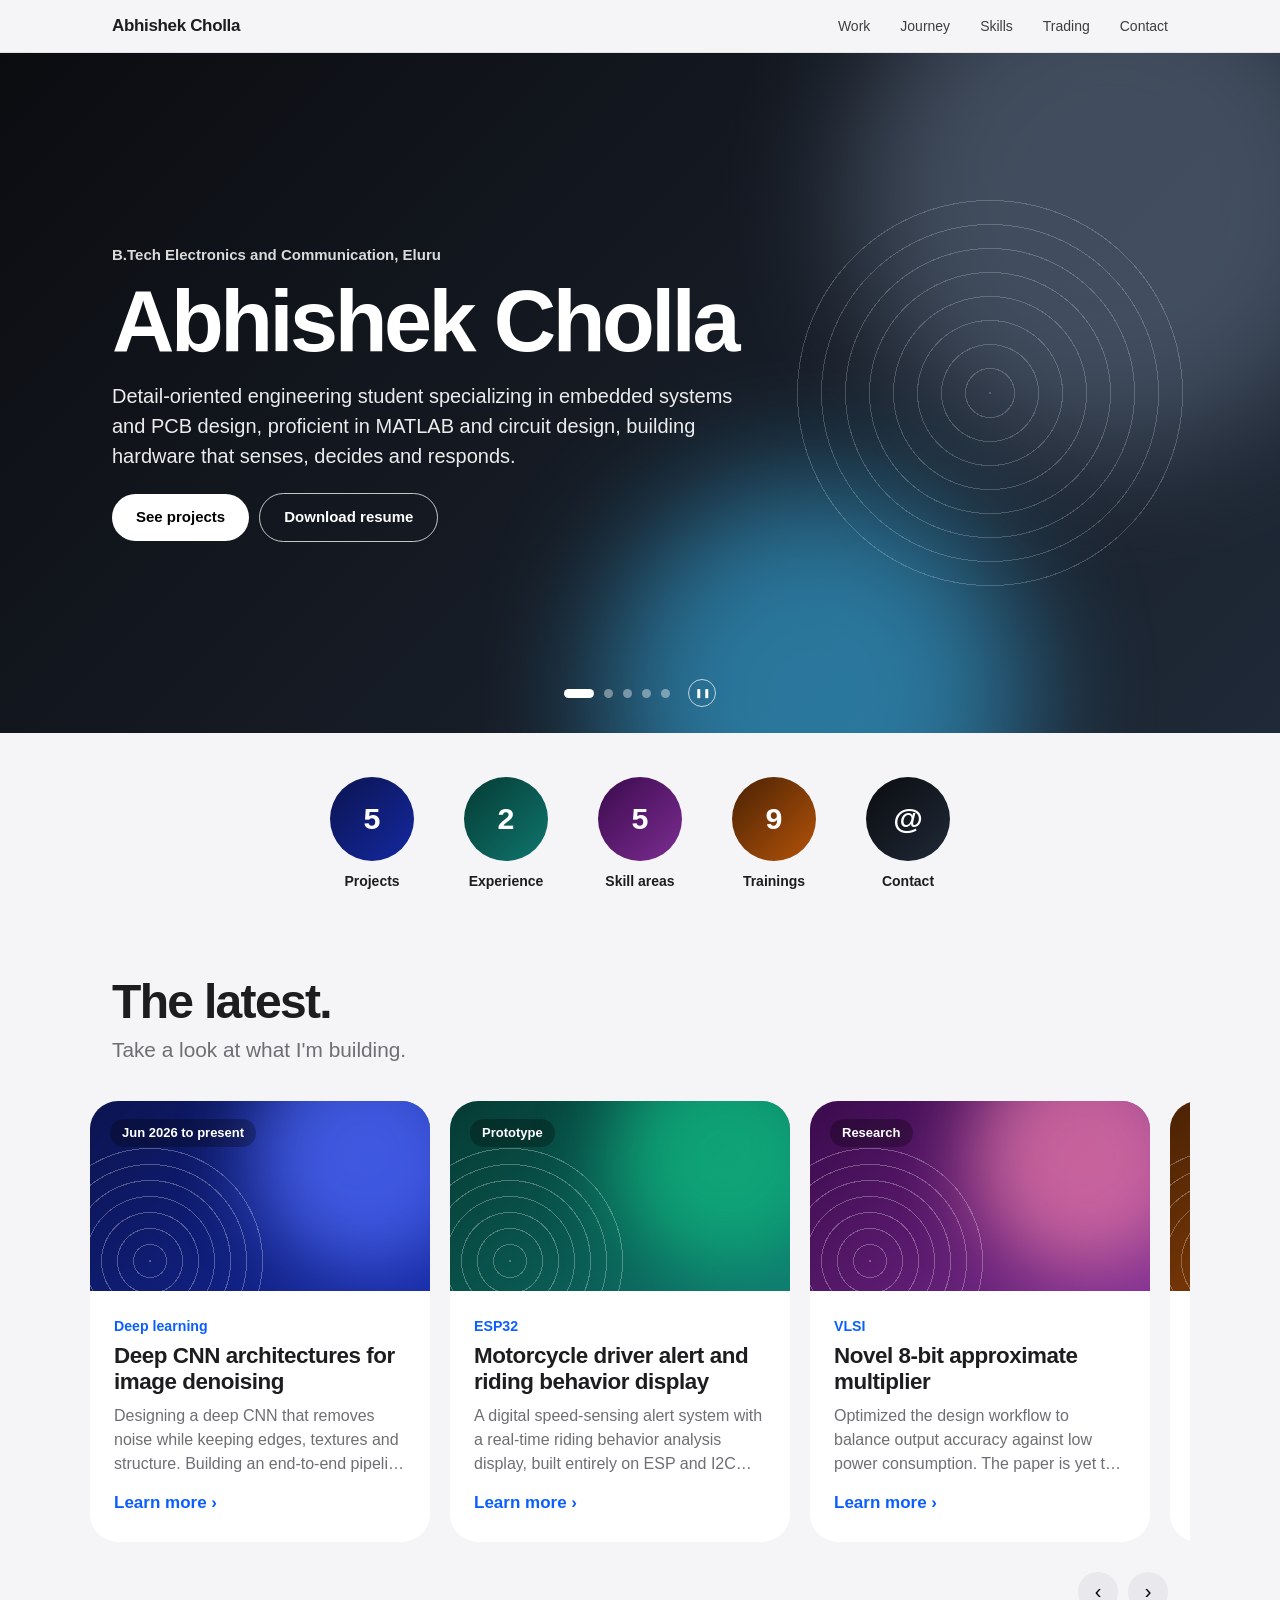
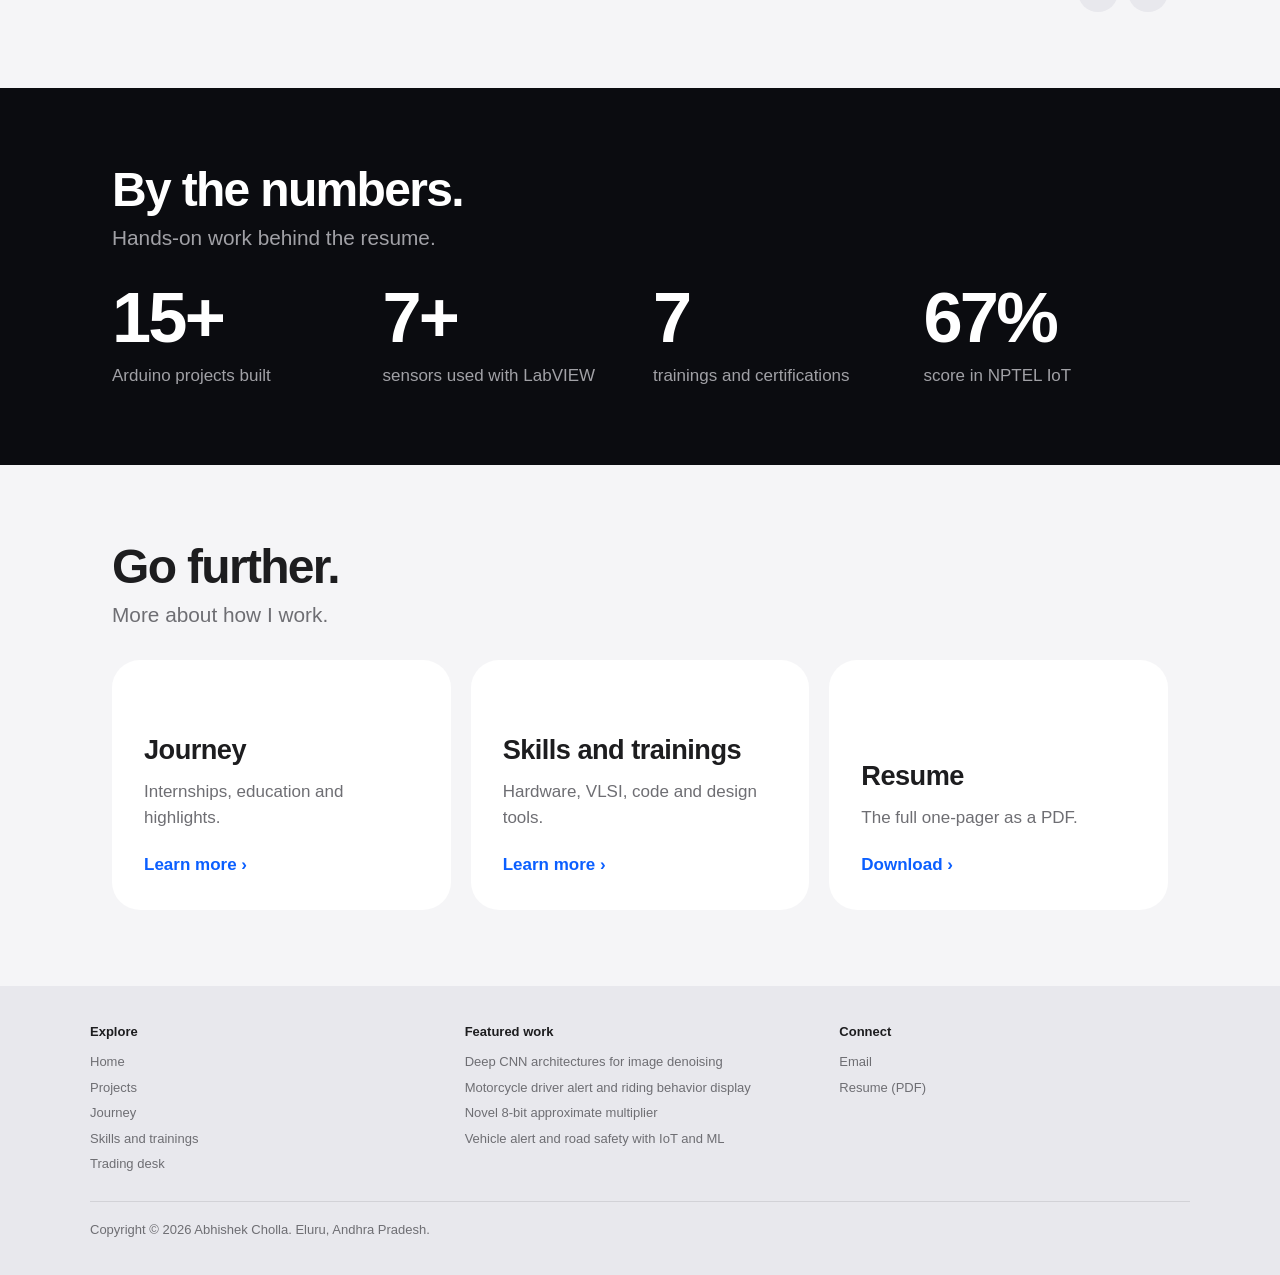
<file: index.html>
<!doctype html><html lang="en"><head><meta charset="utf-8"><meta name="viewport" content="width=device-width,initial-scale=1"><title>Home | Abhishek Cholla</title><meta name="description" content="Portfolio of Abhishek Cholla: embedded systems, PCB design and VLSI."><link rel="stylesheet" href="style.css"></head><body data-page="home"><div id="app"></div><script src="data.js"></script><script src="app.js"></script></body></html>
</file>
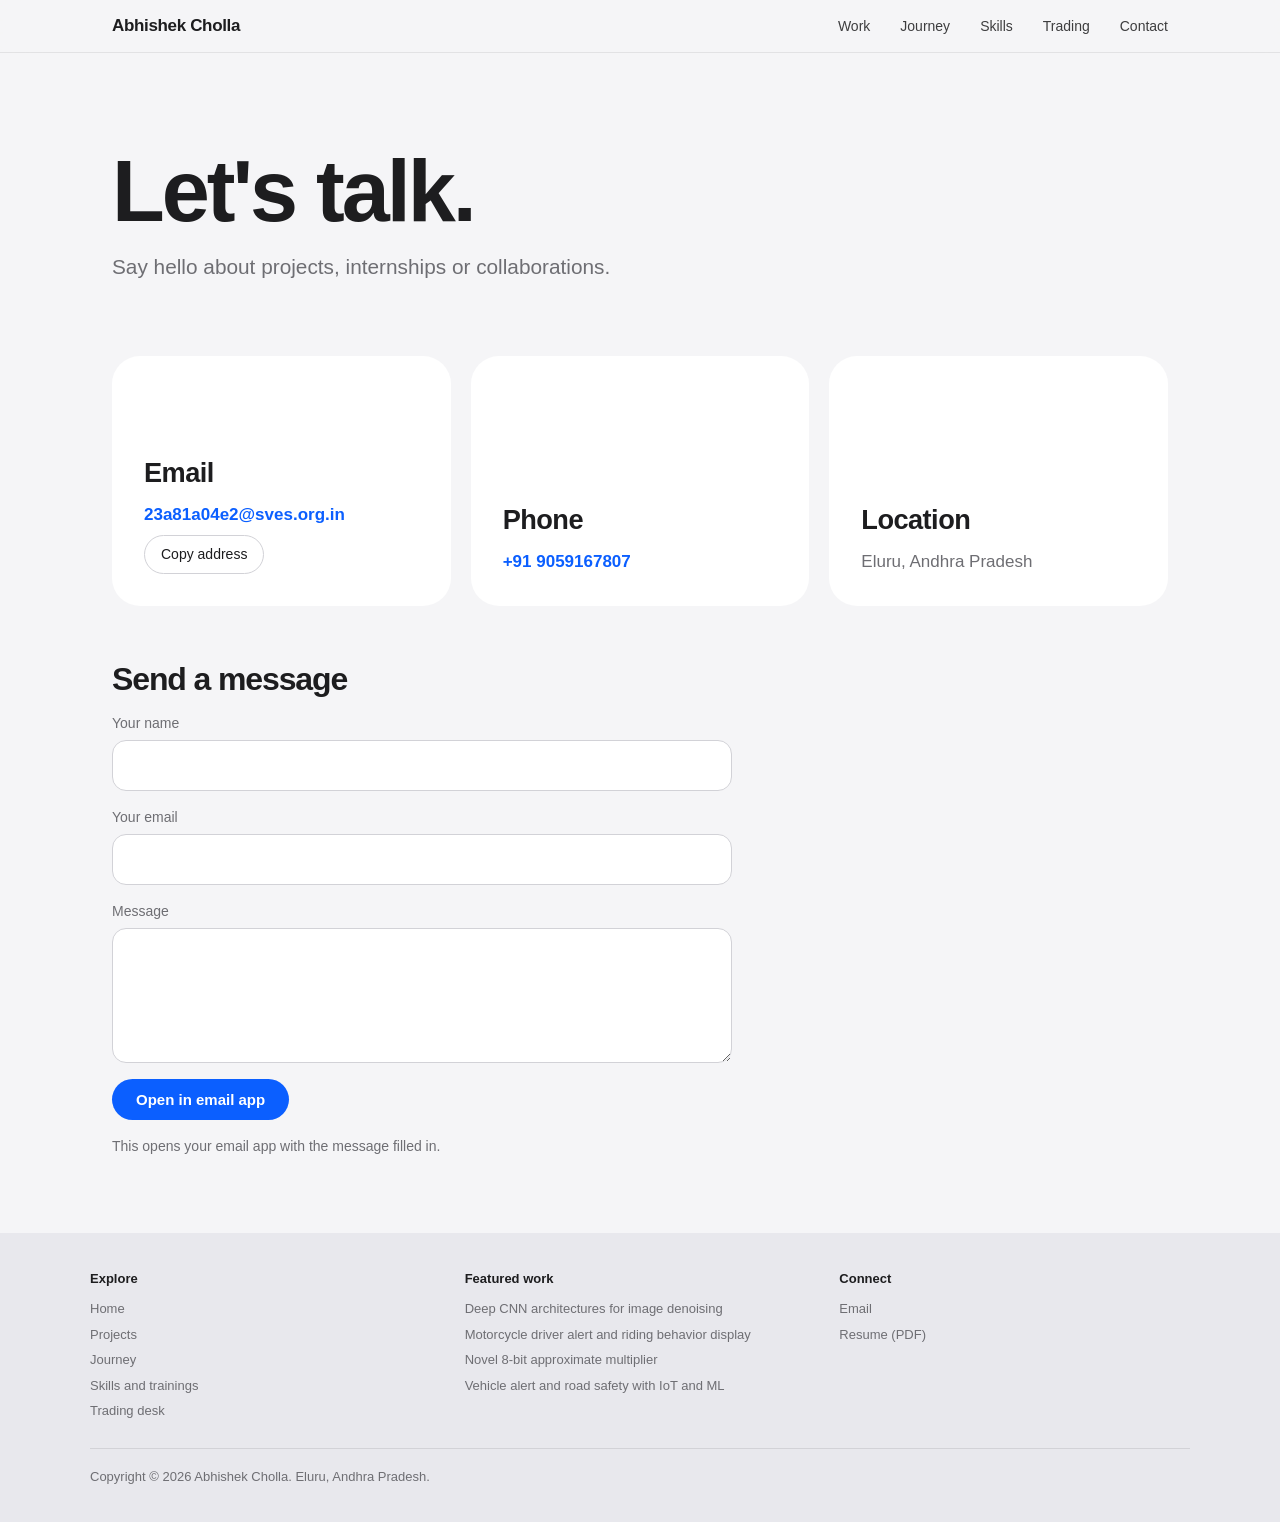
<file: contact.html>
<!doctype html><html lang="en"><head><meta charset="utf-8"><meta name="viewport" content="width=device-width,initial-scale=1"><title>Contact | Abhishek Cholla</title><meta name="description" content="Portfolio of Abhishek Cholla: embedded systems, PCB design and VLSI."><link rel="stylesheet" href="style.css"></head><body data-page="contact"><div id="app"></div><script src="data.js"></script><script src="app.js"></script></body></html>
</file>
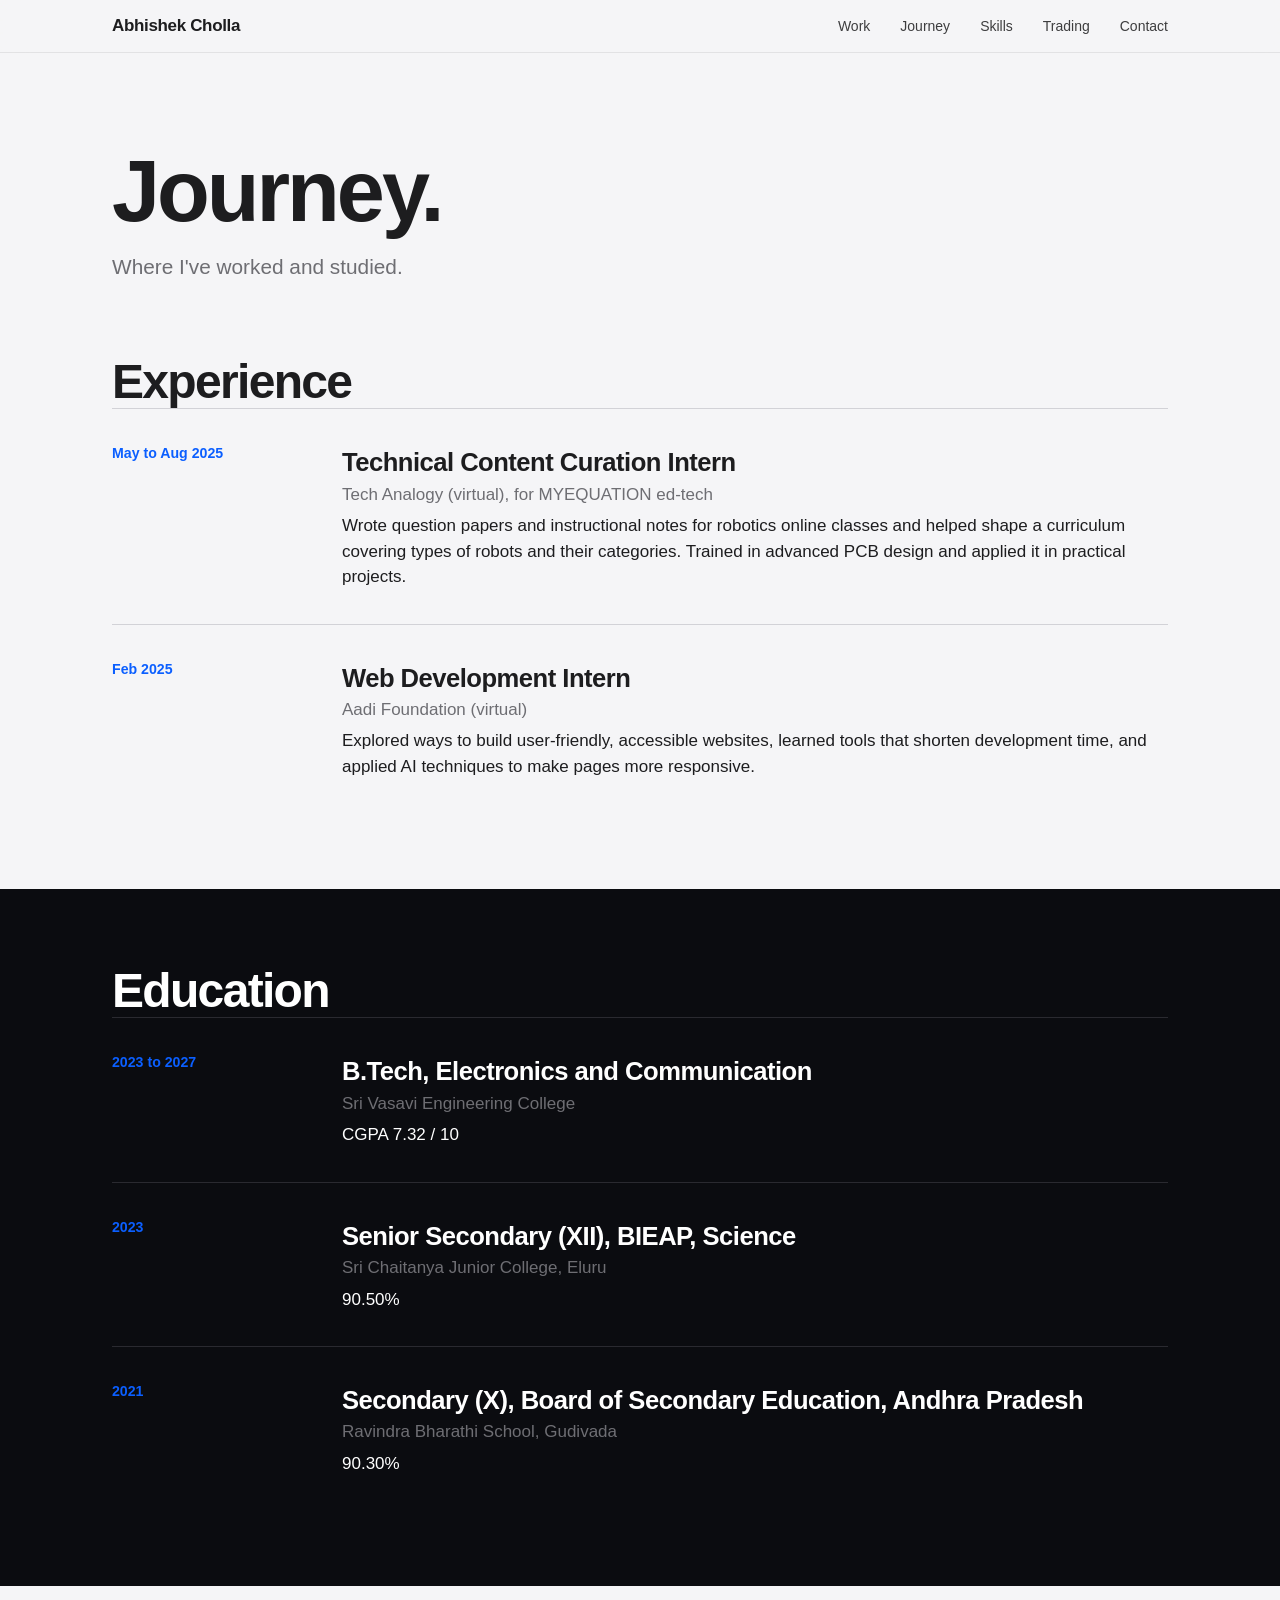
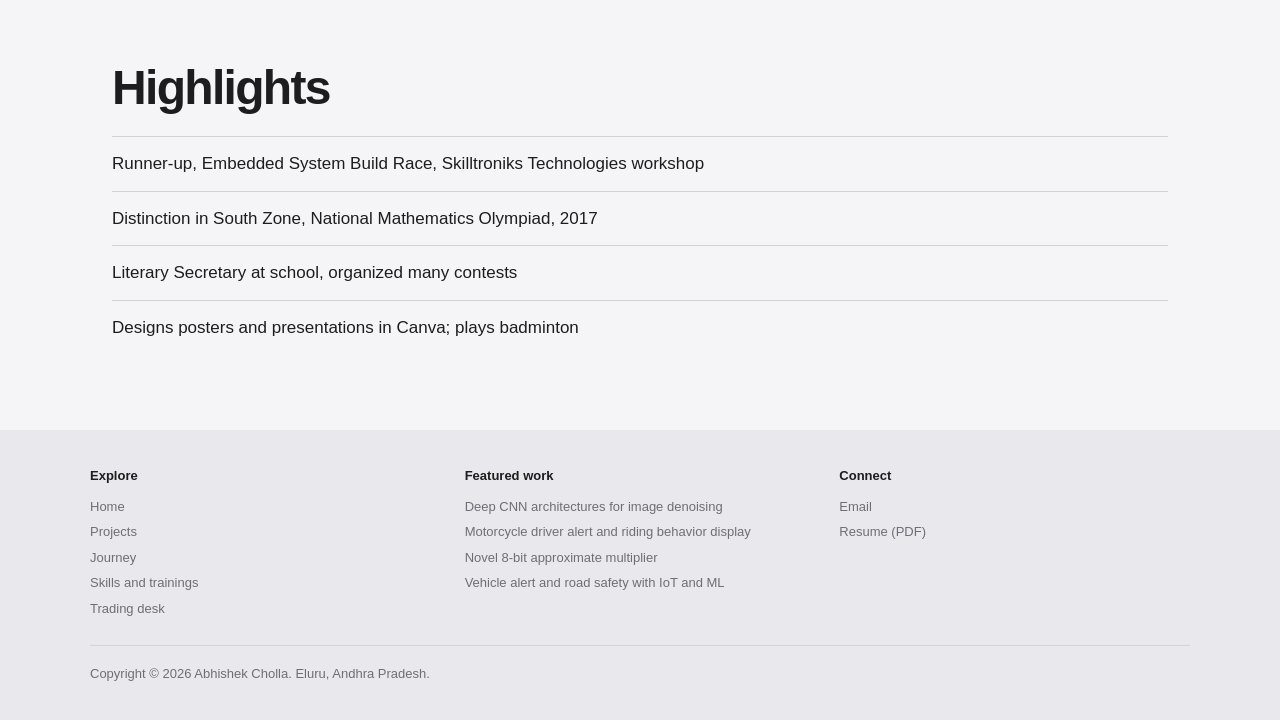
<file: journey.html>
<!doctype html><html lang="en"><head><meta charset="utf-8"><meta name="viewport" content="width=device-width,initial-scale=1"><title>Journey | Abhishek Cholla</title><meta name="description" content="Portfolio of Abhishek Cholla: embedded systems, PCB design and VLSI."><link rel="stylesheet" href="style.css"></head><body data-page="journey"><div id="app"></div><script src="data.js"></script><script src="app.js"></script></body></html>
</file>
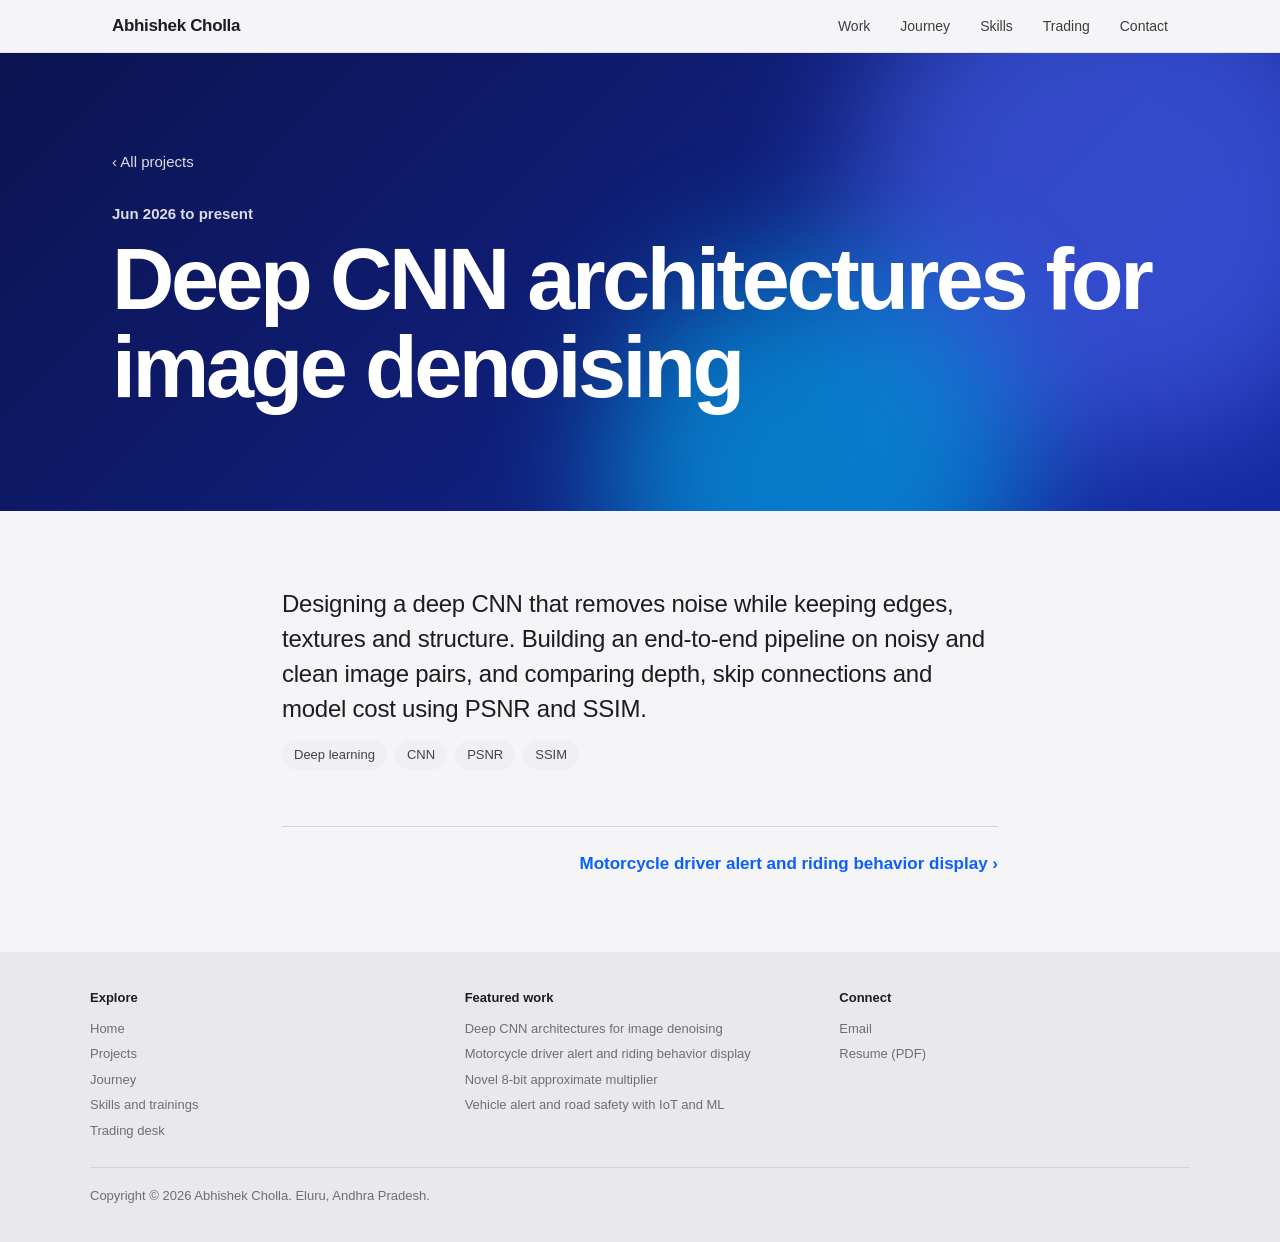
<file: project.html>
<!doctype html><html lang="en"><head><meta charset="utf-8"><meta name="viewport" content="width=device-width,initial-scale=1"><title>Project | Abhishek Cholla</title><meta name="description" content="Portfolio of Abhishek Cholla: embedded systems, PCB design and VLSI."><link rel="stylesheet" href="style.css"></head><body data-page="project"><div id="app"></div><script src="data.js"></script><script src="app.js"></script></body></html>
</file>
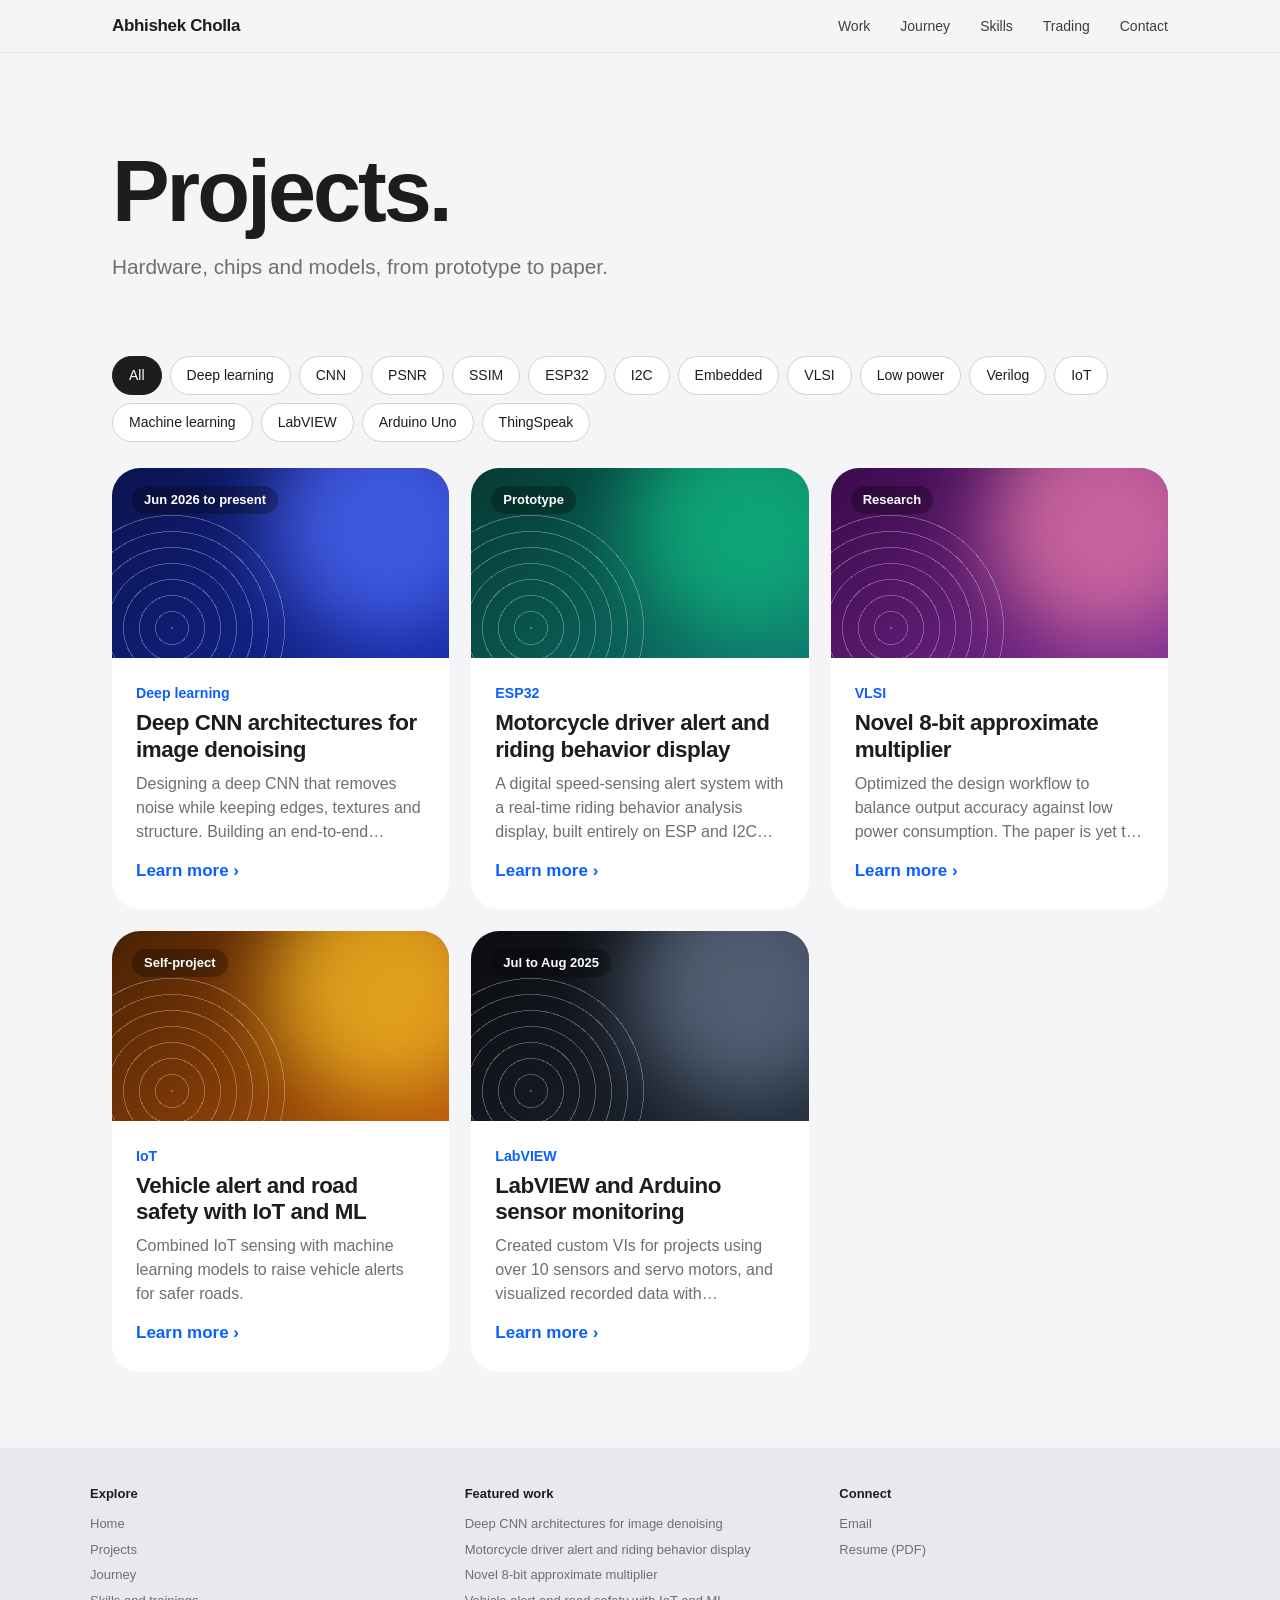
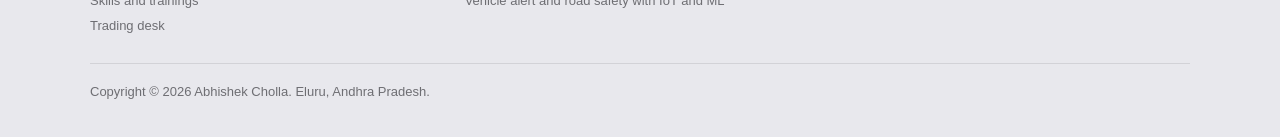
<file: projects.html>
<!doctype html><html lang="en"><head><meta charset="utf-8"><meta name="viewport" content="width=device-width,initial-scale=1"><title>Projects | Abhishek Cholla</title><meta name="description" content="Portfolio of Abhishek Cholla: embedded systems, PCB design and VLSI."><link rel="stylesheet" href="style.css"></head><body data-page="projects"><div id="app"></div><script src="data.js"></script><script src="app.js"></script></body></html>
</file>
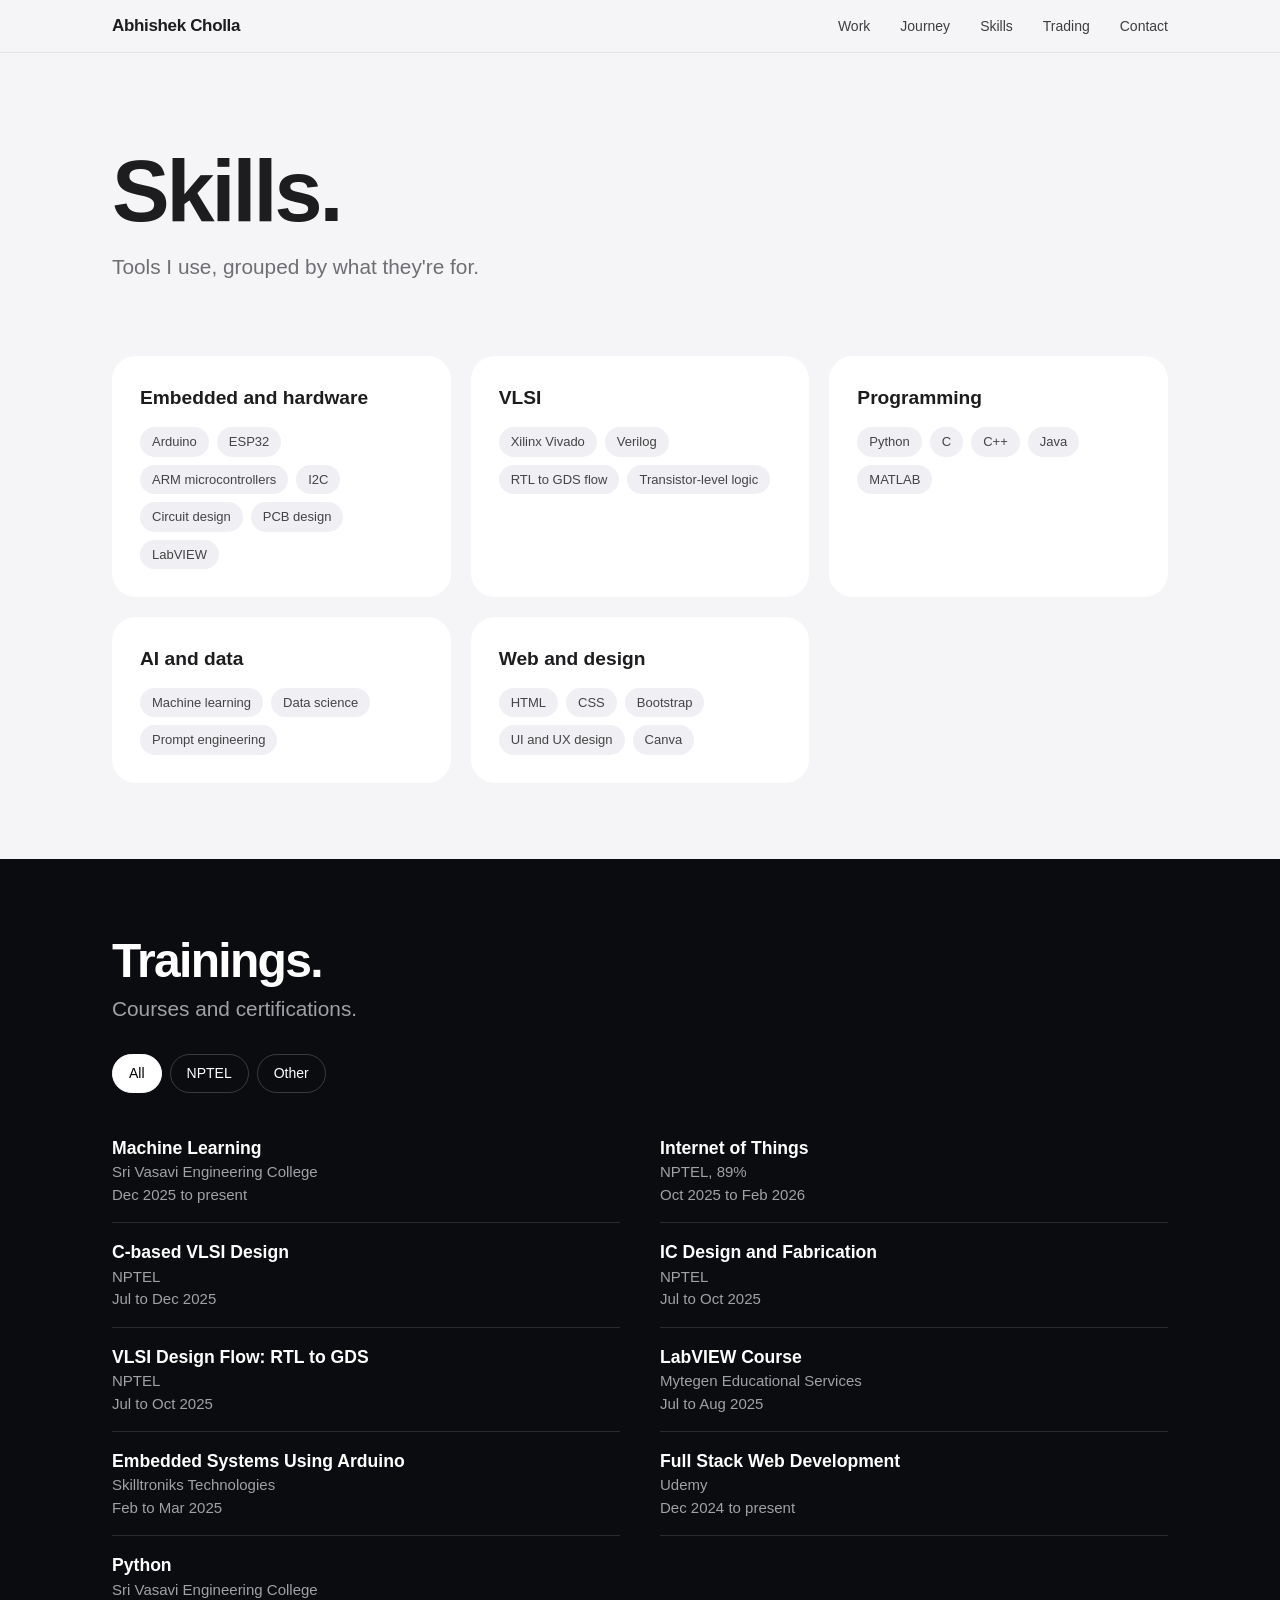
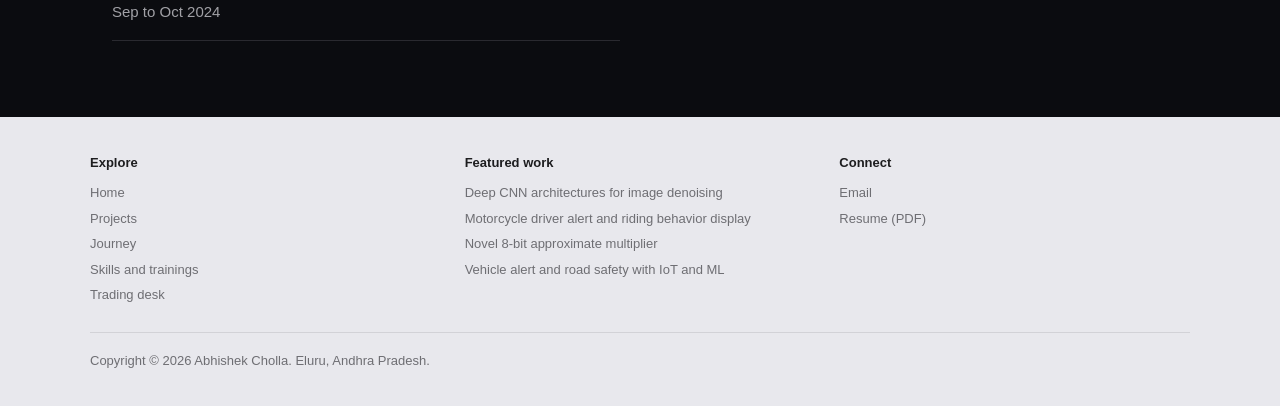
<file: skills.html>
<!doctype html><html lang="en"><head><meta charset="utf-8"><meta name="viewport" content="width=device-width,initial-scale=1"><title>Skills | Abhishek Cholla</title><meta name="description" content="Portfolio of Abhishek Cholla: embedded systems, PCB design and VLSI."><link rel="stylesheet" href="style.css"></head><body data-page="skills"><div id="app"></div><script src="data.js"></script><script src="app.js"></script></body></html>
</file>
<file: style.css>
:root{--bg:#f5f5f7;--ink:#1d1d1f;--mut:#6e6e73;--line:#d2d2d7;--acc:#0b5fff;--dark:#0b0c10;
--f:"SF Pro Display",-apple-system,BlinkMacSystemFont,"Segoe UI",Roboto,Helvetica,Arial,sans-serif}
*{box-sizing:border-box}html{scroll-behavior:smooth}[hidden]{display:none!important}
body{margin:0;background:var(--bg);color:var(--ink);font:400 17px/1.5 var(--f);-webkit-font-smoothing:antialiased}
a{color:inherit;text-decoration:none}:focus-visible{outline:2px solid var(--acc);outline-offset:3px}
h1,h2,h3{margin:0}p{margin:0}
.t0{--c1:#4f6bff;--c2:#00c2ff;--g:linear-gradient(135deg,#0b1450,#1428a0)}
.t1{--c1:#10b981;--c2:#22d3ee;--g:linear-gradient(135deg,#053b34,#0f766e)}
.t2{--c1:#e879a9;--c2:#a855f7;--g:linear-gradient(135deg,#3b0a4d,#7c2d92)}
.t3{--c1:#fbbf24;--c2:#fb7185;--g:linear-gradient(135deg,#4a2204,#b45309)}
.t4{--c1:#64748b;--c2:#38bdf8;--g:linear-gradient(135deg,#0b0c10,#1f2937)}
/* nav + mega menu */
.nav{position:sticky;top:0;z-index:50;background:rgba(245,245,247,.8);backdrop-filter:saturate(180%) blur(20px);border-bottom:1px solid rgba(0,0,0,.08)}
.nav .in{max-width:1100px;margin:0 auto;height:52px;display:flex;align-items:center;justify-content:space-between;padding:0 22px}
.brand{font-weight:700;letter-spacing:-.02em}
.nav nav{display:flex;gap:30px;font-size:14px}
.nav nav a{opacity:.85}.nav nav a:hover{opacity:1;color:var(--acc)}
.mg{position:relative}
.mega{position:absolute;left:50%;top:32px;transform:translate(-50%,8px);width:min(640px,90vw);background:#fff;border-radius:22px;box-shadow:0 30px 60px -20px rgba(0,0,0,.35);padding:20px 24px;display:grid;grid-template-columns:1fr 1fr;gap:0 26px;opacity:0;visibility:hidden;transition:.25s}
.mg:hover .mega,.mg:focus-within .mega{opacity:1;visibility:visible;transform:translate(-50%,0)}
.mega a{padding:10px 0;font-size:15px;border-bottom:1px solid #eee;opacity:1}
/* carousel */
.car{position:relative;height:min(80vh,680px);min-height:540px;overflow:hidden;background:#000;color:#fff}
.sl{position:absolute;inset:0;display:flex;align-items:center;background:var(--g);opacity:0;visibility:hidden;transition:opacity .9s,visibility .9s;overflow:hidden}
.sl.on{opacity:1;visibility:visible}
.sl::after{content:"";position:absolute;right:7%;top:50%;width:400px;height:400px;margin-top:-200px;border-radius:50%;background:repeating-radial-gradient(circle,rgba(255,255,255,.2) 0 1px,transparent 1px 24px);animation:pulse 5s ease-in-out infinite alternate}
.txt{position:relative;z-index:2;max-width:1100px;width:100%;margin:0 auto;padding:0 22px}
.txt>*{max-width:640px}
.sl small,.dh small{font-weight:600;font-size:15px;opacity:.85;display:block}
.big{font-size:clamp(2.6rem,7vw,5.4rem);line-height:1.02;letter-spacing:-.04em;font-weight:700;margin:10px 0 16px}
.sl p{font-size:1.25rem;opacity:.92}
.sl.on .txt>*{animation:up .9s both}.sl.on .txt>*:nth-child(2){animation-delay:.08s}.sl.on .txt>*:nth-child(3){animation-delay:.16s}.sl.on .txt>*:nth-child(4){animation-delay:.24s}
.blob{position:absolute;border-radius:50%;filter:blur(64px);opacity:.55;animation:fl 14s ease-in-out infinite alternate}
.b1{width:520px;height:520px;right:-90px;top:-120px;background:var(--c1)}
.b2{width:420px;height:420px;right:20%;bottom:-170px;background:var(--c2);animation-delay:-6s}
.pill{display:inline-block;padding:12px 24px;border-radius:99px;background:#fff;color:#000;font-weight:600;font-size:15px;margin:22px 10px 0 0;border:0;cursor:pointer;font-family:inherit;transition:transform .2s}
.pill:hover{transform:scale(1.04)}.pill.ghost{background:transparent;color:#fff;border:1.5px solid rgba(255,255,255,.75)}.pill.blue{background:var(--acc);color:#fff}
.ctl{position:absolute;z-index:3;left:0;right:0;bottom:26px;display:flex;justify-content:center;align-items:center;gap:10px}
.dot{width:9px;height:9px;padding:0;border:0;border-radius:99px;background:rgba(255,255,255,.4);cursor:pointer;transition:width .3s,background .3s}
.dot.on{width:30px;background:#fff}
.pp{width:28px;height:28px;margin-left:8px;border-radius:50%;border:1.5px solid rgba(255,255,255,.7);background:transparent;color:#fff;font-size:9px;cursor:pointer}
/* categories */
.cats{display:flex;justify-content:center;gap:38px;flex-wrap:wrap;padding:44px 22px 8px}
.cats a{text-align:center;font-size:14px;font-weight:600;width:96px}
.cats span{display:grid;place-items:center;width:84px;height:84px;margin:0 auto 10px;border-radius:50%;background:var(--g);color:#fff;font-size:1.9rem;font-weight:700;transition:transform .3s}
.cats a:hover span{transform:scale(1.1)}
/* sections */
.sec{max-width:1100px;margin:0 auto;padding:76px 22px}.sec.tight{padding-top:24px}
.sec h2,.ph .big{letter-spacing:-.035em}
.sec h2{font-size:clamp(2rem,4.5vw,3rem);line-height:1.08}
.sub{color:var(--mut);font-size:1.3rem;margin:6px 0 30px}
.ph{max-width:1100px;margin:0 auto;padding:84px 22px 20px}
.band{background:var(--dark);color:#fff}.band .sub,.band .o{color:#a1a1a6}
.rv{opacity:0;transform:translateY(28px);transition:opacity .8s,transform .8s}.rv.in{opacity:1;transform:none}
/* cards */
.rail{display:flex;gap:20px;overflow-x:auto;scroll-snap-type:x mandatory;padding:6px 22px 30px;margin:0 -22px;scrollbar-width:none}
.rail::-webkit-scrollbar{display:none}
.rb{display:flex;gap:10px;justify-content:flex-end}
.rb button{width:40px;height:40px;border-radius:50%;border:0;background:#e8e8ed;font-size:20px;cursor:pointer}
.pc{display:block;flex:0 0 min(340px,80vw);scroll-snap-align:start;background:#fff;border-radius:28px;overflow:hidden;transition:transform .35s,box-shadow .35s}
.pc:hover{transform:translateY(-6px);box-shadow:0 26px 40px -26px rgba(0,0,0,.4)}
.grid{display:grid;grid-template-columns:repeat(auto-fill,minmax(300px,1fr));gap:22px}.grid .pc{flex:none}
.vis{position:relative;height:190px;background:var(--g);overflow:hidden}
.vis::before{content:"";position:absolute;width:230px;height:230px;right:-50px;top:-60px;border-radius:50%;background:var(--c1);filter:blur(38px);opacity:.75;animation:fl 10s ease-in-out infinite alternate}
.vis::after{content:"";position:absolute;left:-60px;bottom:-90px;width:240px;height:240px;border-radius:50%;background:repeating-radial-gradient(circle,rgba(255,255,255,.28) 0 1px,transparent 1px 16px)}
.vis em{position:absolute;z-index:2;left:20px;top:18px;font-style:normal;font-size:13px;font-weight:600;color:#fff;background:rgba(0,0,0,.28);padding:4px 12px;border-radius:99px}
.pb{padding:22px 24px 26px}.pb small{color:var(--acc);font-weight:600}
.pb h3{font-size:1.4rem;line-height:1.2;letter-spacing:-.02em;margin:4px 0 8px}
.pb p{color:var(--mut);font-size:1rem;display:-webkit-box;-webkit-line-clamp:3;-webkit-box-orient:vertical;overflow:hidden}
.lnk{display:inline-block;margin-top:14px;color:var(--acc);font-weight:600}.lnk::after{content:" ›"}
.chips{display:flex;gap:8px;flex-wrap:wrap;margin:0 0 26px}
.chip{border:1px solid var(--line);background:#fff;color:var(--ink);border-radius:99px;padding:8px 16px;font:inherit;font-size:14px;cursor:pointer}
.chip.on{background:var(--ink);color:#fff;border-color:var(--ink)}
.band .chip{background:transparent;color:#fff;border-color:#3a3a3f}.band .chip.on{background:#fff;color:#000;border-color:#fff}
.tags{display:flex;flex-wrap:wrap;gap:8px;margin-top:14px}
.tags span{padding:5px 12px;border-radius:99px;background:#efeff4;font-size:13px;color:#444}
.nums{display:grid;grid-template-columns:repeat(4,1fr);gap:26px}
.nums b{display:block;font-size:clamp(2.6rem,6vw,4.4rem);line-height:1;letter-spacing:-.04em}
.nums span{display:block;margin-top:10px;color:#a1a1a6}
.tiles{display:grid;grid-template-columns:repeat(3,1fr);gap:20px}
.tile{background:#fff;border-radius:28px;padding:32px;min-height:250px;display:flex;flex-direction:column;justify-content:flex-end;gap:8px;transition:transform .3s}
a.tile:hover{transform:translateY(-6px)}
.tile h3{font-size:1.7rem;letter-spacing:-.02em}.tile p{color:var(--mut)}
.g3{display:grid;grid-template-columns:repeat(auto-fill,minmax(300px,1fr));gap:20px}
.box{background:#fff;border-radius:24px;padding:28px}.box h3{font-size:1.2rem}
.row{display:grid;grid-template-columns:200px 1fr;gap:30px;padding:34px 0;border-top:1px solid var(--line)}
.band .row{border-color:#2a2a30}
.row>small{color:var(--acc);font-weight:600;position:sticky;top:76px;align-self:start}
.row h3{font-size:1.6rem;letter-spacing:-.02em}.row .o{color:var(--mut);margin-bottom:6px}
.cl{list-style:none;margin:0;padding:0;display:grid;grid-template-columns:1fr 1fr;gap:0 40px}
.cl li{padding:16px 0;border-bottom:1px solid #2a2a30}.cl b{display:block;font-size:1.1rem}.cl span,.cl small{display:block;color:#a1a1a6;font-size:15px}
.plain{list-style:none;margin:0;padding:0}.plain li{padding:14px 0;border-top:1px solid var(--line)}
/* detail + contact */
.dh{position:relative;overflow:hidden;background:var(--g);color:#fff;padding:96px 0 84px}
.dh .w{position:relative;z-index:2;max-width:1100px;margin:0 auto;padding:0 22px}.back{opacity:.85;font-size:15px}
.narrow{max-width:760px}.lede{font-size:1.5rem;line-height:1.45;letter-spacing:-.01em}
.pn{display:flex;justify-content:space-between;gap:20px;margin-top:56px;padding-top:24px;border-top:1px solid var(--line);color:var(--acc);font-weight:600}
.tile a{color:var(--acc);font-weight:600;word-break:break-all}.tile .chip{align-self:flex-start}
.frm{display:grid;gap:16px;max-width:620px;margin-top:56px}.frm h2{font-size:2rem}
.frm label{display:grid;gap:6px;font-size:14px;color:var(--mut)}
.frm input,.frm textarea{font:inherit;color:var(--ink);padding:14px 16px;border:1px solid var(--line);border-radius:14px;background:#fff}
.frm .pill{justify-self:start;margin:0}.mut{color:var(--mut);font-size:14px}
.foot{background:#e8e8ed;color:var(--mut);font-size:13px;padding:36px 22px}
.fi{max-width:1100px;margin:0 auto 24px;display:grid;grid-template-columns:repeat(3,1fr);gap:24px}
.fi b{display:block;color:var(--ink);margin-bottom:8px}.fi a{display:block;padding:3px 0}.fi a:hover{text-decoration:underline}
.foot>p{max-width:1100px;margin:0 auto;padding-top:18px;border-top:1px solid var(--line)}
@keyframes up{from{opacity:0;transform:translateY(26px)}}
@keyframes fl{to{transform:translate(-40px,30px) scale(1.12)}}
@keyframes pulse{to{transform:scale(1.12);opacity:.6}}
@media(max-width:760px){.nav nav{gap:18px}.mega{display:none}.sl::after{display:none}.nums{grid-template-columns:1fr 1fr}.tiles,.cl,.fi{grid-template-columns:1fr}.row{grid-template-columns:1fr;gap:6px}.row>small{position:static}.brand{font-size:14px}}
@media(prefers-reduced-motion:reduce){*,*::before,*::after{animation:none!important;transition:none!important;scroll-behavior:auto!important}.rv{opacity:1;transform:none}}
</file>
